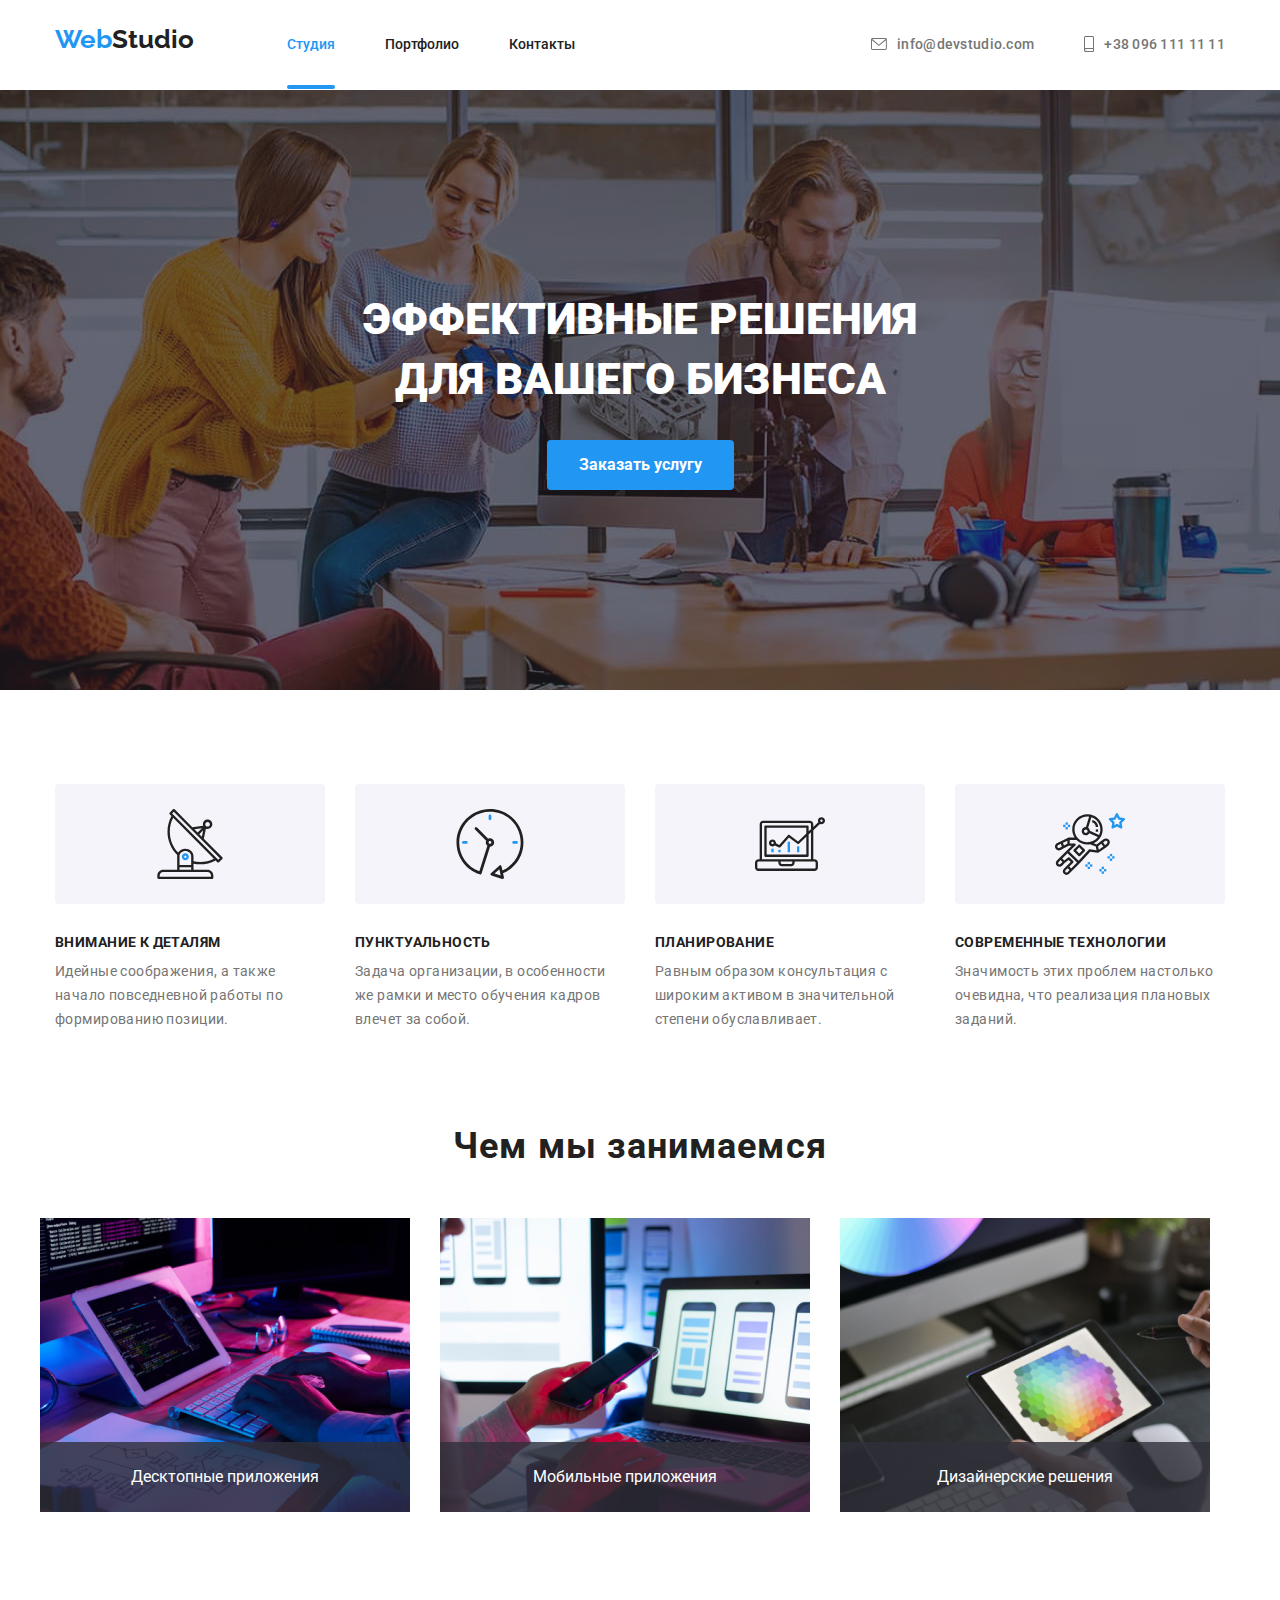
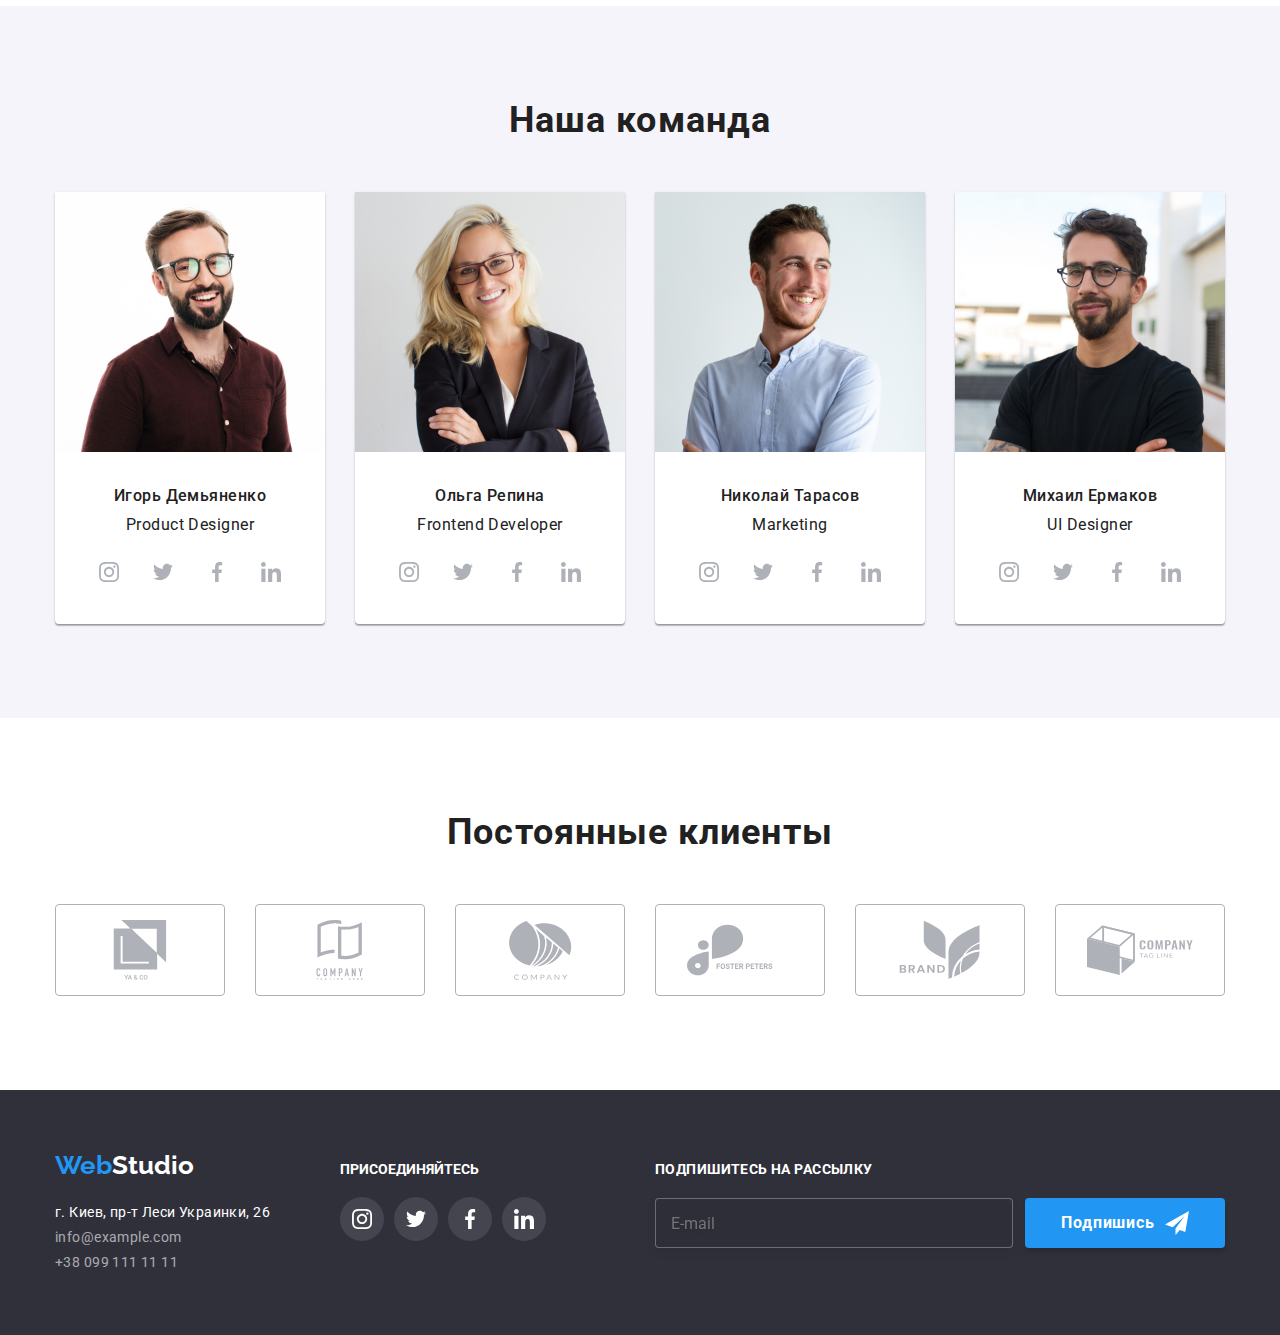
<file: index.html>
<!DOCTYPE html>
<html lang="ru">
<head>
	<meta charset="UTF-8">
	<meta http-equiv="X-UA-Compatible" content="IE=edge">
	<meta name="viewport" content="width=device-width, initial-scale">
	<link rel="stylesheet" href="https://cdnjs.cloudflare.com/ajax/libs/modern-normalize/1.0.0/modern-normalize.min.css">
	<link rel="stylesheet" href="./css/styles.css">
	<link rel="preconnect" href="https://fonts.gstatic.com">
	<link href="https://fonts.googleapis.com/css2?family=Raleway:wght@700&family=Roboto:wght@400;500;700;900&display=swap"
		rel="stylesheet">
	<title>Домашнє завдання №1</title>
</head>
<body>
	<!--Шапка-->
	<header class="header">
		<div class="container headContainer">
		<nav class="navigation">	
			<a href="./index.html" class="logo"> <span class="web">Web</span>Studio</a>
			<ul class="navList">
				<li class="navListItem"><a class="studio current" href="./index.html">Студия</a></li>
				<li class="navListItem"><a class="portfolio" href="./portfolio.html">Портфолио</a></li>
				<li class="navListItem"><a class="contact" href="#">Контакты</a></li>
			</ul>
		</nav>
			<ul class="contactList">
				<li class="contactItem">
					<a class="mail" href="mailto:info@devstudio.com">
						<svg class="iconMail" width="16px" height="12px">
							<use href="./images/sprite.svg#icon-envelope"></use>
						</svg>
					info@devstudio.com</a></li>
					
				<li class="contactItem"><a class="tel" href="tel:+380961111111" >
						<svg class="iconTel" width="10px" height="40px">
							<use href="./images/sprite.svg#icon-smartphone"></use>
						</svg>
					+38 096 111 11 11</a></li>
			</ul>	
		</div>
	</header>
	<main>
		<!--Эффективные решения для вашего бизнеса-->
		<section class="sectionEffect">
			<div class="container">
				<h1 class="effect">ЭФФЕКТИВНЫЕ РЕШЕНИЯ <br/> ДЛЯ ВАШЕГО БИЗНЕСА</h1>
				<button class="button" type="submit" data-modal-open>Заказать услугу</button>	
			</div>
		</section>
		
		<!--Секция описание-->
		<section class="description">
			<div class="container">
				<h2 class="titleNone">Секция описание</h2>
				<ul class="sectionDescription">
					<li class="descriptionItem">
						<div class="iconDescription">
							<svg width="70px" height="70px">
								<use href="./images/sprite.svg#icon-antenna"></use>
							</svg>
						</div>
					<h3 class="descriptionTitle">Внимание к деталям</h3>
					<p class="descriptionText">Идейные соображения, а также начало повседневной работы по формированию позиции.</p>
					
				</li>
					<li class="descriptionItem">
						<div class="iconDescription">
							<svg width="70px" height="70px">
								<use href="./images/sprite.svg#icon-clock"></use>
							</svg>
						</div>
					<h3 class="descriptionTitle">Пунктуальность</h3>
					<p class="descriptionText">Задача организации, в особенности же рамки и место обучения кадров влечет за собой.</p>
					
				</li>
					<li class="descriptionItem">
						<div class="iconDescription">
							<svg width="70px" height="70px">
								<use href="./images/sprite.svg#icon-diagram"></use>
							</svg>
						</div>
					<h3 class="descriptionTitle">Планирование</h3>
					<p class="descriptionText">Равным образом консультация с широким активом в значительной степени обуславливает.</p>
					
				</li>
					<li class="descriptionItem">
						<div class="iconDescription">
							<svg width="70px" height="70px">
								<use href="./images/sprite.svg#icon-astronaut"></use>
							</svg>
						</div>
					<h3 class="descriptionTitle">Современные технологии</h3>
					<p class="descriptionText">Значимость этих проблем настолько очевидна, что реализация плановых заданий.</p>
				</li>

				</ul>
			</div>
		</section>

		<!--Чем мы занимаемся-->			
		<section class="sectionWork">	
					<div class="container">
				 		<h2 class="workTitle">Чем мы занимаемся</h2>
							<ul class="workList">
								<div class="workWrite">
									<li class="workListItem"><img src="./images/PC.jpg" alt="Комп" width="370"></li>
									<div class="workText">
										<p>Десктопные приложения</p>
									</div>
								</div>
								
								<div class="workWrite">
									<li class="workListItem"><img src="./images/telephone.jpg" alt="Телефон" width="370"></li>
									<div class="workText">
										<p>Мобильные приложения</p>
									</div>
								</div>

								<div class="workWrite">
									<li class="workListItem"><img src="./images/tablet.jpg" alt="Планшет" width="370"></li>
									<div class="workText">
										<p>Дизайнерские решения</p>
									</div>
								</div>
							</ul>
					</div>
		</section>

				<!--Наша команда-->
		<section class="ourTeam">
				<div class="container">
					<h2 class="teamTitle">Наша команда</h2>
						<ul class="teamList">
							<li class="teamListItem">
								<img src="./images/Игорь.jpg" alt="Игорь" width="270">
									<div class="team">
										<h3 class="teamName">Игорь Демьяненко</h3>
										<p class="teamWork">Product Designer</p>
									
										<ul class="iconList">
											<li class="iconTeamSvg">
												<a class="socialLinkTeam" href="">
													<svg class="iconTeam">
														<use href="./images/sprite.svg#icon-instagram"></use>
													</svg>
												</a>
											</li>
											<li class="iconTeamSvg">
												<a class="socialLinkTeam" href="">
													<svg class="iconTeam">
														<use href="./images/sprite.svg#icon-twitter"></use>
													</svg>
												</a>
											</li>
											<li class="iconTeamSvg">
												<a class="socialLinkTeam" href="">
													<svg class="iconTeam">
														<use href="./images/sprite.svg#icon-facebook"></use>
													</svg>
												</a>
											</li>
											<li class="iconTeamSvg">
												<a class="socialLinkTeam" href="">
													<svg class="iconTeam">
														<use href="./images/sprite.svg#icon-linkedin"></use>
													</svg>
												</a>
											</li>
										</ul>
									</div>
							</li>
						
							<li class="teamListItem">
								<img src="./images/Ольга.jpg" alt="Ольга" width="270">
									<div class="team">
										<h3 class="teamName">Ольга Репина</h3>
										<p class="teamWork">Frontend Developer</p>
									
										<ul class="iconList">
											<li class="iconTeamSvg">
												<a class="socialLinkTeam" href="">
													<svg class="iconTeam">
														<use href="./images/sprite.svg#icon-instagram"></use>
													</svg>
												</a>
											</li>
											<li class="iconTeamSvg">
												<a class="socialLinkTeam" href="">
													<svg class="iconTeam">
														<use href="./images/sprite.svg#icon-twitter"></use>
													</svg>
												</a>
											</li>
											<li class="iconTeamSvg">
												<a class="socialLinkTeam" href="">
													<svg class="iconTeam">
														<use href="./images/sprite.svg#icon-facebook"></use>
													</svg>
												</a>
											</li>
											<li class="iconTeamSvg">
												<a class="socialLinkTeam" href="">
													<svg class="iconTeam">
														<use href="./images/sprite.svg#icon-linkedin"></use>
													</svg>
												</a>
											</li>
										</ul>
									</div>
							</li>
							<li class="teamListItem">
								<img src="./images/Николай.jpg" alt="Николай" width="270">
									<div class="team">
										<h3 class="teamName">Николай Тарасов</h3>
										<P class="teamWork">Marketing</P>
									
										<ul class="iconList">
											<li class="iconTeamSvg">
												<a class="socialLinkTeam" href="">
													<svg class="iconTeam">
														<use href="./images/sprite.svg#icon-instagram"></use>
													</svg>
												</a>
											</li>
											<li class="iconTeamSvg">
												<a class="socialLinkTeam" href="">
													<svg class="iconTeam">
														<use href="./images/sprite.svg#icon-twitter"></use>
													</svg>
												</a>
											</li>
											<li class="iconTeamSvg">
												<a class="socialLinkTeam" href="">
													<svg class="iconTeam">
														<use href="./images/sprite.svg#icon-facebook"></use>
													</svg>
												</a>
											</li>
											<li class="iconTeamSvg">
												<a class="socialLinkTeam" href="">
													<svg class="iconTeam">
														<use href="./images/sprite.svg#icon-linkedin"></use>
													</svg>
												</a>
											</li>
										</ul>
									</div>
							</li>
							<li class="teamListItem">
								<img src="./images/Михаил.jpg" alt="Михаил" width="270">
									<div class="team">
										<h3 class="teamName">Михаил Ермаков</h3>
										<p class="teamWork">UI Designer</p>
									
										<ul class="iconList">
											<li class="iconTeamSvg">
												<a class="socialLinkTeam" href="">
													<svg class="iconTeam">
														<use href="./images/sprite.svg#icon-instagram"></use>
													</svg>
												</a>
											</li>
											<li class="iconTeamSvg">
												<a class="socialLinkTeam" href="">
													<svg class="iconTeam">
														<use href="./images/sprite.svg#icon-twitter"></use>
													</svg>
												</a>
											</li>
											<li class="iconTeamSvg">
												<a class="socialLinkTeam" href="">
													<svg class="iconTeam">
														<use href="./images/sprite.svg#icon-facebook"></use>
													</svg>
												</a>
											</li>
											<li class="iconTeamSvg">
												<a class="socialLinkTeam" href="">
													<svg class="iconTeam">
														<use href="./images/sprite.svg#icon-linkedin"></use>
													</svg>
												</a>
											</li>
										</ul>
									</div>
							</li>
						</ul>
				</div>
		</section>

		<!-- Постоянные клиенты -->
		<section class="clientSvg">
			<div class="container">
				<h2 class="workTitle">Постоянные клиенты</h2>
				<ul class="iconItem" >
					<li class="icon">
						<a class="iconSvg" href="#">
							<svg class="iconClient">
								<use href="./images/sprite.svg#icon-client"></use>
							</svg>
						</a>
					</li>
					<li class="icon">
						<a class="iconSvg" href="#">
							<svg class="iconClient">
								<use href="./images/sprite.svg#icon-client1"></use>
							</svg>
						</a>
					</li>
					<li class="icon">
						<a class="iconSvg" href="#">
							<svg class="iconClient">
								<use class="use" href="./images/sprite.svg#icon-client2"></use>
							</svg>
						</a>
					</li>
					<li class="icon">
						<a class="iconSvg" href="#">
							<svg class="iconClient">
								<use href="./images/sprite.svg#icon-client3"></use>
							</svg>
						</a>
					</li>
					<li class="icon">
						<a class="iconSvg" href="#">
							<svg class="iconClient">
								<use href="./images/sprite.svg#icon-client4"></use>
							</svg>
						</a>
					</li>
					<li class="icon">
						<a class="iconSvg" href="#">
							<svg class="iconClient">
								<use href="./images/sprite.svg#icon-client5"></use>
							</svg>
						</a>
					</li>
			</ul>
			</div>
		</section>
	</main>

	<!--Данные-->
	<footer class="footer">
		  <div class="container footerContainer">
				<div class="footerAddress">
						<a href="./index.html" class="logo"> <span class="web">Web</span><span class="studioWhite">Studio</span></a>
					<address class="sectionAddress">
						<p class="address">г. Киев, пр-т Леси Украинки, 26</p>
						<ul>
							<li><a class="contactFooter" href="mailto:info@example.com">info@example.com</a></li>
							<li><a class="contactFooter" href="tel:+380991111111">+38 099 111 11 11</a></li>
						</ul>
			   	</address>
				</div>	
		 
				<div class="footerIcon">
					<p>присоединяйтесь</p>
					<ul class="iconFooterList">
						<li class="iconFotterLi">
							<a class="iconLinkFooter" href="">
								<svg class="footerSvg">
									<use href="./images/sprite.svg#icon-instagram"></use>
								</svg>
							</a>
						</li>
						<li class="iconFotterLi">
							<a class="iconLinkFooter" href="">
								<svg class="footerSvg">
									<use href="./images/sprite.svg#icon-twitter"></use>
								</svg>
							</a>
						</li>
						<li class="iconFotterLi">
							<a class="iconLinkFooter" href="">
								<svg class="footerSvg">
									<use href="./images/sprite.svg#icon-facebook"></use>
								</svg>
							</a>
						</li>
						<li class="iconFotterLi">
							<a class="iconLinkFooter" href="">
								<svg class="footerSvg">
									<use href="./images/sprite.svg#icon-linkedin"></use>
								</svg>
							</a>
						</li>
					</ul>
				</div>
				<form action="#" class="footerForm">
					<p class="footerWrite">Подпишитесь на рассылку</p>
					<div class="footerWriteDiv">
						<input class="footerInput" type="email" name="email" placeholder="E-mail" required>
						<button type="submit" class="footerButtonWrite touchTransform">Подпишись
							<svg class="iconFooterForm" width="24" height="24">
								<use href="./images/sprite.svg#icon-send"></use>
							</svg>
						</button>
					</div>
				</form>
			</div>
	</footer>
	<div class="backDrop is-hidden" data-modal>
		<div class="modal">
			<button class="buttonClose" data-modal-close>
				<svg width="18" height="18">
					<use href="./images/sprite.svg#icon-close-black"></use>
				</svg>
			</button>
			<form action="№" class="modalForm">

				<p class="formTitle">Оставьте свои данные, мы вам перезвоним</p>

					<label class="formLabel" for="name">Имя
						<div class="formList">
							<input class="inputForm" type="text" name="user-name" id="name" required >
								<svg class="formSvg" width="18" height="18">
									<use href="./images/sprite.svg#icon-person"></use>
								</svg>
						</div>
					</label>

						<label class="formLabel" for="tel">Телефон
							<div class="formList">
								<input class="inputForm" type="tel" name="user-tel" id="tel" required>
									<svg class="formSvg" width="18" height="18">
										<use href="./images/sprite.svg#icon-phone"></use>
									</svg>
							</div>
						</label>

						<label class="formLabel" for="email">Почта
							<div class="formList">
								<input class="inputForm" type="email" name="user-email" id="email" required>
									<svg class="formSvg" width="18" height="18">
										<use href="./images/sprite.svg#icon-email"></use>
									</svg>
							</div>
						</label>

						<label class="formLabel formTextLabel" >Коментарий
							<div class="formList">
								<textarea class="formTextarea"  name="user-text"  placeholder="Введите текст"></textarea>
							</div>
						</label>

						
						<label class="modalCheckPolicy" for="checkbox">
							<input class="modalCheckbox " type="checkbox" name="user-policy" value="checkbox" id="checkbox" required>
							
							<span class="modalCheckSvg"></span>
							&nbsp;Соглашаюсь с рассылкой и принимаю &nbsp; <a class="contractForm" href="#">Условия договора</a>
						</label> 
						
						<button class="buttonForm" type="submit">Отправить</button>
				
			</form>
		</div>
	</div>
	<script src="./js/modal.js"></script>
</body>
</html>
</file>
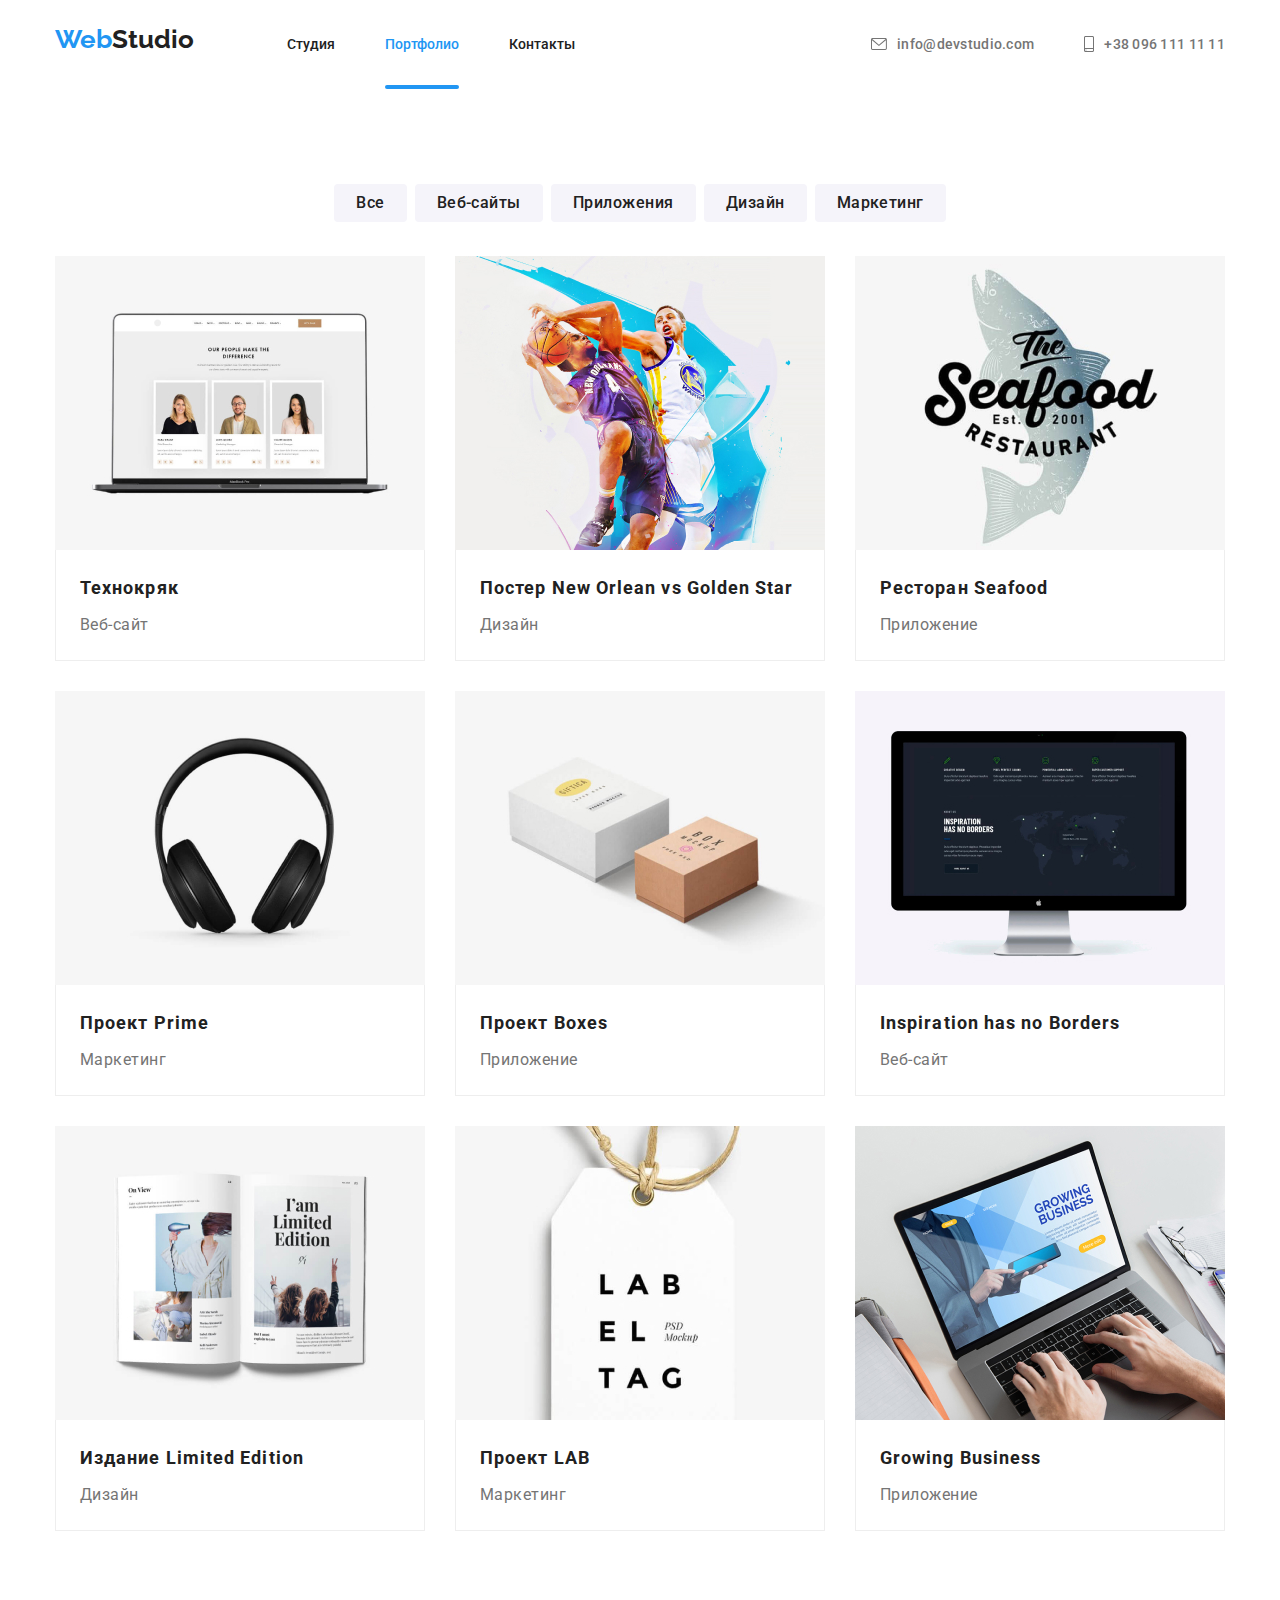
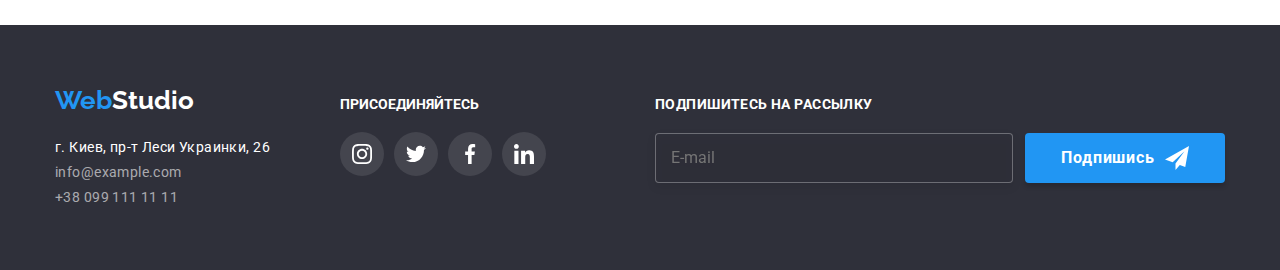
<file: portfolio.html>
<!DOCTYPE html>
<html lang="ru">
<head>
	<meta charset="UTF-8">
	<meta http-equiv="X-UA-Compatible" content="IE=edge">
	<meta name="viewport" content="width=device-width, initial-scale=1.0">
	<link rel="preconnect" href="https://fonts.gstatic.com">
	<link href="https://fonts.googleapis.com/css2?family=Raleway:wght@700&family=Roboto:wght@400;500;700;900&display=swap"
		rel="stylesheet">
	<link rel="stylesheet" href="https://cdnjs.cloudflare.com/ajax/libs/modern-normalize/1.0.0/modern-normalize.min.css">
	<link rel="stylesheet" href="./css/styles.css">
	<title>Домашнє завдання №2</title>
</head>
<body>
	
	<!--Шапка портфоліо-->
	<header class="header">
		<div class="container headContainer">	
			<nav class="navigation">	
				<a class="logo" href="./index.html"> <span class="web">Web</span>Studio</a>
				<ul class="navList">
					<li class="navListItem"><a class="studio" href="./index.html">Студия</a></li>
					<li class="navListItem"><a class="portfolio current" href="">Портфолио</a></li>
					<li class="navListItem"><a class="contact" href="">Контакты</a></li>
				</ul>
			</nav>
				<ul class="contactList">
					<li class="contactItem">
						<a class="mail" href="mailto:info@devstudio.com">
							<svg class="iconMail" width="16px" height="12px">
								<use href="./images/sprite.svg#icon-envelope"></use>
							</svg>
							info@devstudio.com</a>
					</li>
				
						<li class="contactItem"><a class="tel" href="tel:+380961111111">
							<svg class="iconTel" width="10px" height="40px">
								<use href="./images/sprite.svg#icon-smartphone"></use>
							</svg>
							+38 096 111 11 11</a>
						</li>
				</ul>

		</div>	
	</header>
	
	<main>	
		<section class="sectionPortfolio">
			<div class="container">
				<h1 class="titleNone">Кнопки навигация</h1>
					<ul class="filter">
						<li class="buttonItem">
							<button class="buttonFilter" type="button">Все</button>
						</li>
						<li class="buttonItem">
							<button class="buttonFilter" type="button">Веб-сайты</button>
						</li>
						<li class="buttonItem">
							<button class="buttonFilter" type="button">Приложения</button>
						</li>
						<li class="buttonItem">
							<button class="buttonFilter" type="button">Дизайн</button>
						</li>
						<li class="buttonItem">
							<button class="buttonFilter" type="button">Маркетинг</button>
						</li>
					</ul>
				<h2 class="titleNone">Карточки портфолио</h2>
						<ul class="portfolioImg">
	
							<li class="portfolioItems">
								<a class="portfolioLink" href="#">
									<div class="portfolioThumb">
										<img src="./images/notebook.jpg" alt="Ноутбук">
										<div class="portfolioOverlay">
											<p class="portfolioThumbText">Технокряк это современная площадка распространения коронавируса. Компании используют эту платформу для цифрового
											шпионажа и атак на защищённые сервера конкурентов.</p>
										</div>
									</div>	
									<div class="titleWork">
										<h3 class="titleImg">Технокряк</h3>
										<p class="workImg">Веб-сайт</p>
									</div>		
								</a>
							</li>

							<li class="portfolioItems">
								<a class="portfolioLink" href="#">
									<div class="portfolioThumb">
										<img src="./images/basketball.jpg" alt="Баскетбол" width="370">
										<div class="portfolioOverlay">
											<p class="portfolioThumbText">Технокряк это современная площадка распространения коронавируса. Компании используют эту
												платформу для цифрового
												шпионажа и атак на защищённые сервера конкурентов.</p>
										</div>
									</div>	
									<div class="titleWork">
										<h3 class="titleImg">Постер New Orlean vs Golden Star</h3>
										<p class="workImg">Дизайн</p>
									</div>
								</a>
							</li>

							<li class="portfolioItems">
								<a class="portfolioLink" href="#">
									<div class="portfolioThumb">
										<img src="./images/seafood.jpg" alt="Приложение" width="370">
										<div class="portfolioOverlay">
											<p class="portfolioThumbText">Технокряк это современная площадка распространения коронавируса. Компании используют эту
												платформу для цифрового
												шпионажа и атак на защищённые сервера конкурентов.</p>
										</div>
									</div>	
									<div class="titleWork">
										<h3 class="titleImg">Ресторан Seafood</h3>
										<p class="workImg">Приложение</p>
									</div>
								</a>	
							</li>

							<li class="portfolioItems">
								<a class="portfolioLink" href="#">
									<div class="portfolioThumb">
											<img src="./images/headphones.jpg" alt="Наушники" width="370">
											<div class="portfolioOverlay">
												<p class="portfolioThumbText">Технокряк это современная площадка распространения коронавируса. Компании используют эту
													платформу для цифрового
													шпионажа и атак на защищённые сервера конкурентов.</p>
											</div>
									</div>
									<div class="titleWork">
										<h3 class="titleImg">Проект Prime</h3>
										<p class="workImg">Маркетинг</p>
									</div>
								</a>	
							</li>

							<li class="portfolioItems">
								<a class="portfolioLink" href="#">
									<div class="portfolioThumb">
											<img src="./images/box.jpg" alt="Коробка" width="370">
											<div class="portfolioOverlay">
												<p class="portfolioThumbText">Технокряк это современная площадка распространения коронавируса. Компании используют эту
													платформу для цифрового
													шпионажа и атак на защищённые сервера конкурентов.</p>
											</div>
									</div>	
									<div class="titleWork">
										<h3 class="titleImg">Проект Boxes</h3>
										<p class="workImg">Приложение</p>
									</div>
								</a>	
							</li>

							<li class="portfolioItems">
								<a class="portfolioLink" href="#">
									<div class="portfolioThumb">
										<img src="./images/screen.jpg" alt="Экран" width="370">
										<div class="portfolioOverlay">
											<p class="portfolioThumbText">Технокряк это современная площадка распространения коронавируса. Компании используют эту
												платформу для цифрового
												шпионажа и атак на защищённые сервера конкурентов.</p>
										</div>
									</div>	
									<div class="titleWork">
										<h3 class="titleImg">Inspiration has no Borders</h3>
										<p class="workImg">Веб-сайт</p>
									</div>
								</a>		
							</li>

							<li class="portfolioItems">
								<a class="portfolioLink" href="#">
									<div class="portfolioThumb">
										<img src="./images/book.jpg" alt="Книга" width="370">
										<div class="portfolioOverlay">
											<p class="portfolioThumbText">Технокряк это современная площадка распространения коронавируса. Компании используют эту
												платформу для цифрового
												шпионажа и атак на защищённые сервера конкурентов.</p>
										</div>
									</div>	
										<div class="titleWork">
											<h3 class="titleImg">Издание Limited Edition</h3>
											<p class="workImg">Дизайн</p>
										</div>
								</a>		
							</li>

							<li class="portfolioItems">
								<a class="portfolioLink" href="#">
									<div class="portfolioThumb">
										<img src="./images/label.jpg" alt="Label" width="370">
										<div class="portfolioOverlay">
											<p class="portfolioThumbText">Технокряк это современная площадка распространения коронавируса. Компании используют эту
												платформу для цифрового
												шпионажа и атак на защищённые сервера конкурентов.</p>
										</div>
									</div>	
									<div class="titleWork">
										<h3 class="titleImg">Проект LAB</h3>
										<p class="workImg">Маркетинг</p>
									</div>
								</a>	
							</li>

							<li class="portfolioItems">
								<a class="portfolioLink" href="#">
									<div class="portfolioThumb">
										<img src="./images/work.jpg" alt="Работа" width="370">
										<div class="portfolioOverlay">
											<p class="portfolioThumbText">Технокряк это современная площадка распространения коронавируса. Компании используют эту
												платформу для цифрового
												шпионажа и атак на защищённые сервера конкурентов.</p>
										</div>
									</div>	
									<div class="titleWork">
										<h3 class="titleImg">Growing Business</h3>
										<p class="workImg">Приложение</p>
									</div>
								</a>	
							</li>
						</ul>
				</div>
		</section>
	</main>

<footer class="footer">
	<div class="container footerContainer">
		<div class="footerAddress">
			<a href="./index.html" class="logo"> <span class="web">Web</span><span class="studioWhite">Studio</span></a>
			<address class="sectionAddress">
				<p class="address">г. Киев, пр-т Леси Украинки, 26</p>
				<ul>
					<li><a class="contactFooter" href="mailto:info@example.com">info@example.com</a></li>
					<li><a class="contactFooter" href="tel:+380991111111">+38 099 111 11 11</a></li>
				</ul>
			</address>
		</div>

		<div class="footerIcon">
			<p>присоединяйтесь</p>
			<ul class="iconFooterList">
				<li class="iconFotterLi">
					<a class="iconLinkFooter" href="">
						<svg class="footerSvg">
							<use href="./images/sprite.svg#icon-instagram"></use>
						</svg>
					</a>
				</li>
				<li class="iconFotterLi">
					<a class="iconLinkFooter" href="">
						<svg class="footerSvg">
							<use href="./images/sprite.svg#icon-twitter"></use>
						</svg>
					</a>
				</li>
				<li class="iconFotterLi">
					<a class="iconLinkFooter" href="">
						<svg class="footerSvg">
							<use href="./images/sprite.svg#icon-facebook"></use>
						</svg>
					</a>
				</li>
				<li class="iconFotterLi">
					<a class="iconLinkFooter" href="">
						<svg class="footerSvg">
							<use href="./images/sprite.svg#icon-linkedin"></use>
						</svg>
					</a>
				</li>
			</ul>
		</div>
		<form action="#" class="footerForm">
			<p class="footerWrite">Подпишитесь на рассылку</p>
			<div class="footerWriteDiv">
				<input class="footerInput" type="email" name="email" placeholder="E-mail" required>
				<button type="submit" class="footerButtonWrite touchTransform">Подпишись
					<svg class="iconFooterForm" width="24" height="24">
						<use href="./images/sprite.svg#icon-send"></use>
					</svg>
				</button>
			</div>
		</form>
	</div>
</footer>


</body>
</html>
</file>
<file: css/styles.css>
:root {
  --color-grey: rgba(117, 117, 117, 1);
  --black-color: rgba(33, 33, 33, 1);
  --blue-color: rgba(33, 150, 243, 1);
  --color-white: rgb(255, 255, 255, 1);
  --background-section: rgb(47, 48, 58);
  --background-ourTeam: rgb(245, 244, 250, 1);
  --background-color-button: rgb(33, 150, 243);
  --footer-contact-color: rgba(255, 255, 255, 0.6);
  --background-color-filter: rgba(245, 244, 250, 1);
  --background-color-header: rgba(255, 255, 255, 1);
  --card-set-gap: 30px;
  --background-Hero: rgba(47, 48, 58, 0.4);
  --background-footer-icons: rgba(255, 255, 255, 0.1);
  --color-icons: rgb(175, 177, 184, 1);
  --cubic-bezier: cubic-bezier(0.4, 0, 0.2, 1);
}
* {
  text-decoration: none;
  list-style-type: none;
  box-sizing: border-box;
  margin: 0;
  padding: 0;
}

body {
  font-family: "Roboto", sans-serif;
  color: var(--black-color);
}
.section {
  padding: 94px 0;
  margin: 0 auto;
}
.img {
  display: block;
}
.titleNone {
  display: none;
}
/* <!-- Index.html --> */

/* Логотип */

.header {
  padding-top: 24px;
  padding-bottom: 25px;
  align-items: center;
  background: var(--background-color-header);
}
.headContainer {
  display: flex;
}
.logo {
  display: block;
  color: var(--black-color);
  font-family: Raleway;
  font-weight: bold;
  font-size: 26px;
  line-height: 1.192;
}
.web {
  color: var(--blue-color);
}
.navigation {
  display: flex;
}
.navigation .studio.current {
  color: var(--blue-color);
}

.navList {
  display: flex;
  align-items: center;
  margin-left: 93px;
}
.navList > .navListItem:not(:last-child) {
  margin-right: 50px;
}
.navListItem {
  display: block;
}
.studio {
  position: relative;
  text-decoration: none;
  color: var(--black-color);
  font-weight: 500;
  font-size: 14px;
  line-height: 1.142;
  transition: color 250ms var(--cubic-bezier);
}
.studio.current::after {
  margin-top: 32px;
  display: block;
  content: "";
  position: absolute;
  width: 100%;
  height: 4px;
  background: #2196f3;
  border-radius: 2px;
}

.studio:hover,
.studio:focus {
  color: var(--blue-color);
}
.contactList > .contactItem:not(:last-child) {
  margin-right: 50px;
}
/* Портфолио */

.portfolio.current::after {
  margin-top: 32px;
  display: block;
  content: "";
  position: absolute;
  width: 100%;
  height: 4px;
  background: #2196f3;
  border-radius: 2px;
}
.navigation .portfolio.current {
  color: var(--blue-color);
}
.portfolio {
  color: var(--black-color);
  font-weight: 500;
  font-size: 14px;
  line-height: 1.142;
  position: relative;
  transition: color 250ms var(--cubic-bezier);
}
.portfolio:hover,
.portfolio:focus {
  color: var(--blue-color);
}

/* Контакты */
.contactList {
  display: flex;
  align-items: center;
  margin-left: auto;
}
.contact {
  color: var(--black-color);
  font-weight: 500;
  font-size: 14px;
  line-height: 1.142;
}

/* почта */
.iconMail {
  fill: currentColor;
  margin-right: 10px;
}

.mail {
  display: flex;
  align-items: center;
  color: var(--color-grey);
  font-weight: 500;
  font-size: 14px;
  line-height: 1.142;
  letter-spacing: 0.02em;
  transition: color 250ms var(--cubic-bezier);
}

.mail:hover,
.mail:focus {
  color: var(--blue-color);
}

/* телефон */
.iconTel {
  fill: currentColor;
  margin-right: 10px;
}
.tel {
  display: flex;
  align-items: center;
  color: var(--color-grey);
  font-weight: 500;
  font-size: 14px;
  line-height: 1.142;
  letter-spacing: 0.02em;
  transition: color 250ms var(--cubic-bezier);
}
.tel:hover,
.tel:focus {
  color: var(--blue-color);
}
/* Секция Эффективные решения для вашего бизнеса  */
.sectionEffect {
  text-align: center;
  background: var(--background-section);
  padding-top: 200px;
  padding-bottom: 200px;
}

.sectionEffect {
  max-width: 1600px;
  height: 600px;
  margin-right: auto;
  margin-left: auto;
  background-size: cover;
  background-position: center;
  background-repeat: no-repeat;
  background-image: linear-gradient(
      to right,
      var(--background-Hero),
      var(--background-Hero)
    ),
    url(../images/backgroundHero.jpg);
}

.effect {
  color: var(--color-white);
  font-style: normal;
  font-weight: 900;
  font-size: 44px;
  line-height: 1.363;
  margin-bottom: 30px;
}

.button {
  display: inline-block;
  font-family: inherit;
  background-color: var(--background-color-button);
  color: var(--color-white);
  border: none;
  font-weight: bold;
  font-size: 16px;
  line-height: 1.875;
  align-items: center;
  cursor: pointer;
  padding: 10px 32px;
  border-radius: 4px;
}
.button:hover,
.button:focus {
  color: var(--color-white);
}
/* Секция описание */
.description {
  padding-top: 94px;
}
.sectionDescription {
  display: flex;
}
.iconDescription {
  display: flex;
  width: 270px;
  height: 120px;
  justify-content: center;
  align-items: center;
  background-color: var(--background-color-filter);
  border-radius: 4px;
  margin-bottom: 30px;
}
.descriptionItem {
  margin-right: 30px;
}

.descriptionTitle {
  font-weight: bold;
  font-size: 14px;
  line-height: 1.142;
  letter-spacing: 0.03em;
  text-transform: uppercase;
  margin-bottom: 10px;
}

.descriptionText {
  align-items: center;
  font-weight: normal;
  font-size: 14px;
  line-height: 1.714;
  letter-spacing: 0.03em;
  color: var(--color-grey);
}

/* Чем мы занимаемся */
.sectionWork {
  padding-top: 94px;
  padding-bottom: 94px;
}
.workList {
  display: flex;
  justify-content: center;
}
.workListItem:not(:last-child) {
  display: flex;
  margin-right: 30px;
}
.workTitle {
  font-weight: bold;
  font-size: 36px;
  line-height: 1.166;
  text-align: center;
  letter-spacing: 0.03em;
  margin-bottom: 50px;
}
.workWrite {
  position: relative;
  display: flex;
}
.workText {
  display: flex;
  justify-content: center;
  align-items: center;
  background: rgba(47, 48, 58, 0.8);
  height: 70px;
  width: 370px;
  position: absolute;
  color: var(--color-white);
  bottom: 0;
  width: 370px;
}

/* Наша команда */
.teamList {
  display: flex;
}

.teamListItem:not(:last-child) {
  margin-right: 30px;
}
.teamListItem {
  background-color: var(--color-white);
  box-shadow: 0px 1px 3px rgba(0, 0, 0, 0.12), 0px 1px 1px rgba(0, 0, 0, 0.14),
    0px 2px 1px rgba(0, 0, 0, 0.2);
  border-radius: 0px 0px 4px 4px;
}
.ourTeam {
  padding-top: 94px;
  padding-bottom: 94px;
  background: var(--background-ourTeam);
}
.teamTitle {
  font-weight: bold;
  font-size: 36px;
  line-height: 1.166;
  text-align: center;
  letter-spacing: 0.03em;
  margin-bottom: 50px;
}
.team {
  padding: 30px 32px;
}
.teamName {
  font-weight: 500;
  font-size: 16px;
  line-height: 1.187;
  text-align: center;
  letter-spacing: 0.03em;
  margin-bottom: 10px;
}
.teamWork {
  font-weight: normal;
  font-size: 16px;
  line-height: 1.187;
  text-align: center;
  letter-spacing: 0.03em;
  margin-bottom: 16px;
}

/* Иконки- Наша команда */
.iconList {
  display: flex;
  align-items: center;
}
.iconTeamSvg:not(:last-child) {
  margin-right: 10px;
}
.socialLinkTeam {
  fill: var(--color-icons);
  display: flex;
  justify-content: center;
  align-items: center;
  border-radius: 50%;
  width: 44px;
  height: 44px;
  transition: fill 250ms var(--cubic-bezier),
    background 250ms var(--cubic-bezier);
}
.iconTeam {
  width: 20px;
  height: 20px;
}

.socialLinkTeam:hover,
.socialLinkTeam:focus {
  fill: var(--color-white);
  background: var(--blue-color);
  border-radius: 50%;
}

/* Постоянные клиенты */
.clientSvg {
  padding-top: 94px;
  padding-bottom: 94px;
}
.iconItem {
  display: flex;
  justify-content: center;
  margin: 0 auto;
  justify-content: center;
}

.icon:not(:last-child) {
  margin-right: 30px;
}
.iconSvg {
  border: 1px solid rgba(175, 177, 184, 1);
  fill: var(--color-icons);
  display: flex;
  width: 170px;
  height: 92px;
  border-radius: 4px;
  justify-content: center;
  align-items: center;
  transition: fill 250ms var(--cubic-bezier), border 250ms var(--cubic-bezier);
}

.iconClient {
  display: flex;
  align-items: center;
  justify-content: center;
  width: 106px;
  height: 60px;
  background-color: var(--color-white);
}
.iconSvg:focus,
.iconSvg:hover {
  fill: var(--blue-color);
  border-color: var(--blue-color);
}

.iconClient:focus,
.iconClient:hover {
  fill: var(--blue-color);
  border-color: var(--blue-color);
}

/* Данные */
.footer {
  padding-top: 60px;
  padding-bottom: 60px;
  background-color: var(--background-section);
}
.studioWhite {
  color: var(--color-white);
}
.sectionAddress {
  text-align: left;
  font-style: normal;
  font-weight: normal;
  font-size: 14px;
  line-height: 1.714;
  letter-spacing: 0.03em;
  color: var(--color-white);
}

.footerAddress > .logo {
  margin-bottom: 20px;
}
.contactFooter {
  text-decoration: none;
  font-weight: normal;
  font-size: 14px;
  line-height: 24px;
  letter-spacing: 0.03em;
  color: var(--footer-contact-color);
  transition: color 250ms var(--cubic-bezier);
}
.contactFooter {
  padding-top: 9px;
}
.contactFooter:hover,
.contactFooter:focus {
  color: var(--blue-color);
}

.footerIcon {
  margin-left: 70px;
}
.footerIcon p {
  font-weight: bold;
  font-size: 14px;
  line-height: inherit;
  letter-spacing: inherit;
  text-transform: uppercase;
  color: var(--color-white);
}
.footerContainer {
  display: flex;
  align-items: baseline;
}
.iconFooterList {
  width: 206px;
  display: flex;
  align-items: center;
}
.footerSvg {
  width: 20px;
  height: 20px;
  fill: var(--color-white);
}
.iconLinkFooter {
  display: flex;
  background-color: var(--background-footer-icons);
  width: 44px;
  height: 44px;
  border-radius: 50%;
  justify-content: center;
  align-items: center;
  transition: background-color 250ms var(--cubic-bezier);
}
.footerIcon p {
  margin-bottom: 20px;
}
.iconFotterLi:not(:last-child) {
  margin-right: 10px;
}
.iconLinkFooter:hover,
.iconLinkFooter:focus {
  fill: var(--color-white);
  background: var(--blue-color);
  border-radius: 50%;
}
.footerForm {
  margin-left: auto;
}
.footerWrite {
  display: block;
  margin-bottom: 20px;
  font-weight: bold;
  font-size: 14px;
  line-height: 1.14;
  letter-spacing: 0.03em;
  text-transform: uppercase;
  color: var(--color-white);
}
.footerWriteDiv {
  display: flex;
}
.footerInput {
  width: 358px;
  height: 50px;
  padding: 15px;
  margin-right: 12px;
  border: 1px solid rgba(255, 255, 255, 0.3);
  filter: drop-shadow(0px 4px 4px rgba(0, 0, 0, 0.15));
  border-radius: 4px;
  background-color: var(--background-Hero);
  color: var(--color-white);
}
.footerButtonWrite {
  display: flex;
  justify-content: center;
  align-items: center;
  width: 200px;
  height: 50px;
  font-weight: bold;
  font-size: 16px;
  line-height: 1.87;
  letter-spacing: 0.06em;
  color: var(--color-white);
  background-color: var(--blue-color);
  box-shadow: 0px 4px 4px rgb(0 0 0 / 15%);
  border-radius: 4px;
  border: none;
  cursor: pointer;
}
.touchTransform {
  transition-property: color, fill, background-color, border, box-shadow,
    opacity, transform;
  transition-duration: 250ms;
  transition-timing-function: var(--cubic-bezier);
}
.iconFooterForm {
  margin-left: 10px;
  fill: var(--color-white);
}

/* <!-- Portfolio.html --> */

/* Кнопки навигации */
.sectionPortfolio {
  padding-top: 94px;
  padding-bottom: 94px;
}
.filter {
  margin-bottom: 34px;
  display: flex;
  justify-content: center;
}
.buttonFilter {
  background: var(--background-color-filter);
  color: var(--black-color);
  font-family: inherit;
  font-weight: 500;
  font-size: 16px;
  line-height: 1.625;
  text-align: center;
  letter-spacing: 0.03em;
  border: none;
  border-radius: 4px;
  cursor: pointer;
  padding: 6px 22px;
  transition: background 250ms var(--cubic-bezier),
    color 250ms var(--cubic-bezier), box-shadow 250ms var(--cubic-bezier);
}
.buttonItem:not(:last-child) {
  margin-right: 8px;
}

.buttonFilter:hover,
.buttonFilter:focus {
  background: var(--background-color-button);
  color: var(--color-white);
  box-shadow: 0px 1px 1px rgba(0, 0, 0, 0.12), 0px 4px 4px rgba(0, 0, 0, 0.06),
    1px 4px 6px rgba(0, 0, 0, 0.16);
}
.portfolioImg {
  cursor: pointer;
  display: flex;
  flex-wrap: wrap;
  margin-left: calc(-1 * var(--card-set-gap));
  margin-top: calc(-1 * var(--card-set-gap));
}
.portfolioImg > .portfolioItems {
  flex-basis: calc(100% / 3 - var(--card-set-gap));
  margin-top: var(--card-set-gap);
  margin-left: var(--card-set-gap);
  transition: box-shadow 250ms var(--cubic-bezier);
}
.portfolioImg img {
  display: block;
}

.portfolioLink:hover,
.portfolioLink:focus {
  display: block;
  background: var(--color-white);
  box-sizing: border-box;
  box-shadow: 0px 1px 1px rgba(0, 0, 0, 0.12), 0px 4px 4px rgba(0, 0, 0, 0.06),
    1px 4px 6px rgba(0, 0, 0, 0.16);
}
.titleImg {
  font-weight: bold;
  font-size: 18px;
  line-height: 2;
  letter-spacing: 0.06em;
  margin-bottom: 4px;
}
.workImg {
  font-weight: normal;
  font-size: 16px;
  line-height: 1.875;
  letter-spacing: 0.03em;
  color: var(--color-grey);
}

.titleWork {
  border-left: 1px solid #eee;
  border-right: 1px solid #eee;
  border-bottom: 1px solid #eee;
  padding: 20px 24px;
}
.portfolioThumb {
  overflow: hidden;
  position: relative;
}

.portfolioOverlay {
  bottom: 0;
  width: 370px;
  height: 294px;
  background: rgba(33, 150, 243, 0.9);
  position: absolute;
  transition: transform 250ms var(--cubic-bezier);
  transform: translateY(100%);
}
.portfolioLink {
  color: var(--black-color);
}
/* .portfolioLink:focus .portfolioItems {
  box-shadow: 0px 1px 1px rgba(0, 0, 0, 0.12), 0px 4px 4px rgba(0, 0, 0, 0.06),
    1px 4px 6px rgba(0, 0, 0, 0.16);
} */

.portfolioLink:hover .portfolioOverlay {
  transform: translate(0);
}
.portfolioLink:focus .portfolioOverlay {
  transform: translate(0);
}
.portfolioThumbText {
  position: absolute;
  color: var(--color-white);
  background: rgba(33, 150, 243, 0);
  top: 0;
  padding: 63px 24px;
  font-size: 18px;
  line-height: 28px;
  letter-spacing: 0.03em;
  transition: 250ms;
}

/* Модельное окно */
.backDrop {
  position: fixed;
  top: 0;
  left: 0;
  width: 100%;
  height: 100%;
  background-color: rgba(0, 0, 0, 0.2);
  opacity: 1;
  transition: opacity 250ms var(--cubic-bezier),
    visibility 250ms var(--cubic-bezier);
}
.backDrop.is-hidden {
  opacity: 0;
  pointer-events: none;
  visibility: hidden;
}
.backDrop.is-hidden .modal {
  transform: translate(-50%, -50%) scale(0.8);
}
.modal {
  position: absolute;
  width: 528px;
  top: 50%;
  left: 50%;
  padding: 40px;
  background: var(--color-white);
  transform: scale(1) translate(-50%, -50%);
  transition: transform 250ms var(--cubic-bezier),
    visibility 250ms var(--cubic-bezier);
}

.buttonClose {
  display: flex;
  position: absolute;
  justify-content: center;
  top: 8px;
  right: 8px;
  width: 30px;
  height: 30px;
  align-items: center;
  border-radius: 50%;
  margin-left: auto;
  background: var(--color-white);
  border: 1px solid rgba(0, 0, 0, 0.1);
  cursor: pointer;
  transition: fill 250ms var(--cubic-bezier);
}
.buttonClose:hover,
.buttonClose:focus {
  fill: var(--blue-color);
}
.container {
  width: 1200px;
  margin-left: auto;
  margin-right: auto;
  padding: 0 15px;
}
.header {
  border-bottom: 1px solid var(--color-white);
}

.modalForm {
  display: flex;
  flex-direction: column;
  margin-left: auto;
  margin-right: auto;
}

.formTitle {
  font-weight: bold;
  font-size: 18px;
  line-height: 1.15;
  text-align: center;
  letter-spacing: 0.03em;
  color: #212121;
  margin-bottom: 12px;
}

.formLabel {
  font-size: 12px;
  line-height: 14px;
  letter-spacing: 0.01em;
  color: var(--color-grey);
  display: inline-block;
  margin-bottom: 10px;
}
.formTextLabel {
  margin-bottom: 25px;
}
.formList {
  position: relative;
  display: block;
  margin-top: 4px;
}

.inputForm {
  height: 40px;
  width: 100%;
  padding-left: 42px;
  border: 1px solid rgba(33, 33, 33, 0.2);
  border-radius: 4px;
  transition: border 250ms var(--cubic-bezier);
}

.inputForm:focus,
.inputForm:hover {
  border-color: var(--blue-color);
}
.inputForm:focus + .formSvg,
.inputForm:hover + .formSvg {
  fill: var(--blue-color);
}
.formSvg {
  fill: var(--black-color);
  margin-bottom: 4px;
  top: 50%;
  left: 12px;
  transform: translateY(-50%);
  position: absolute;
  transition: fill 250ms var(--cubic-bezier);
}
.formTextarea {
  resize: none;
  width: 100%;
  height: 120px;
  padding: 12px 16px;
  border: 1px solid rgba(33, 33, 33, 0.2);
  border-radius: 4px;
  transition: border 250ms var(--cubic-bezier);
}
.formTextarea::placeholder {
  font-size: 14px;
  line-height: 16px;
  letter-spacing: 0.01em;
  color: rgba(117, 117, 117, 0.5);
}
.formTextarea:focus,
.formTextarea:hover {
  border-color: var(--blue-color);
}
.contractForm {
  color: var(--blue-color);
  border-bottom: 1px solid var(--blue-color);
}
.buttonForm {
  display: inline-block;
  font-family: inherit;
  background-color: var(--background-color-button);
  color: var(--color-white);
  border: none;
  font-weight: bold;
  font-size: 16px;
  line-height: 1.875;
  align-items: center;
  cursor: pointer;
  padding: 10px 55px;
  border-radius: 4px;
  margin: auto;
}
.modalCheckbox {
  appearance: none;
  position: absolute;
}
.modalCheckPolicy {
  font-size: 15px;
  color: var(--color-grey);
  margin-bottom: 30px;
  display: flex;
  justify-content: center;
}
.modalCheckSvg {
  width: 16px;
  height: 15px;
  border: 1px solid black;
  border-radius: 4px;
  display: inline-block;
  cursor: pointer;
}
.modalCheckbox:focus ~ .modalCheckSvg {
  border-color: var(--blue-color);
}
.modalCheckbox:checked ~ .modalCheckSvg {
  background-color: var(--blue-color);
  border-color: var(--blue-color);
  align-items: center;
  justify-content: center;
  background-image: url("../images/check.svg");
  background-size: contain;
  background-origin: border-box;
}

/* .visuality-hidden {
  position: absolute !important;
  width: 1px !important;
  height: 1px !important;
  margin: -1px;
  padding: 0 !important;
  overflow: hidden;
  border: 0 !important;
  clip: rect(0 0 0 0);
} */

/* github */
</file>
